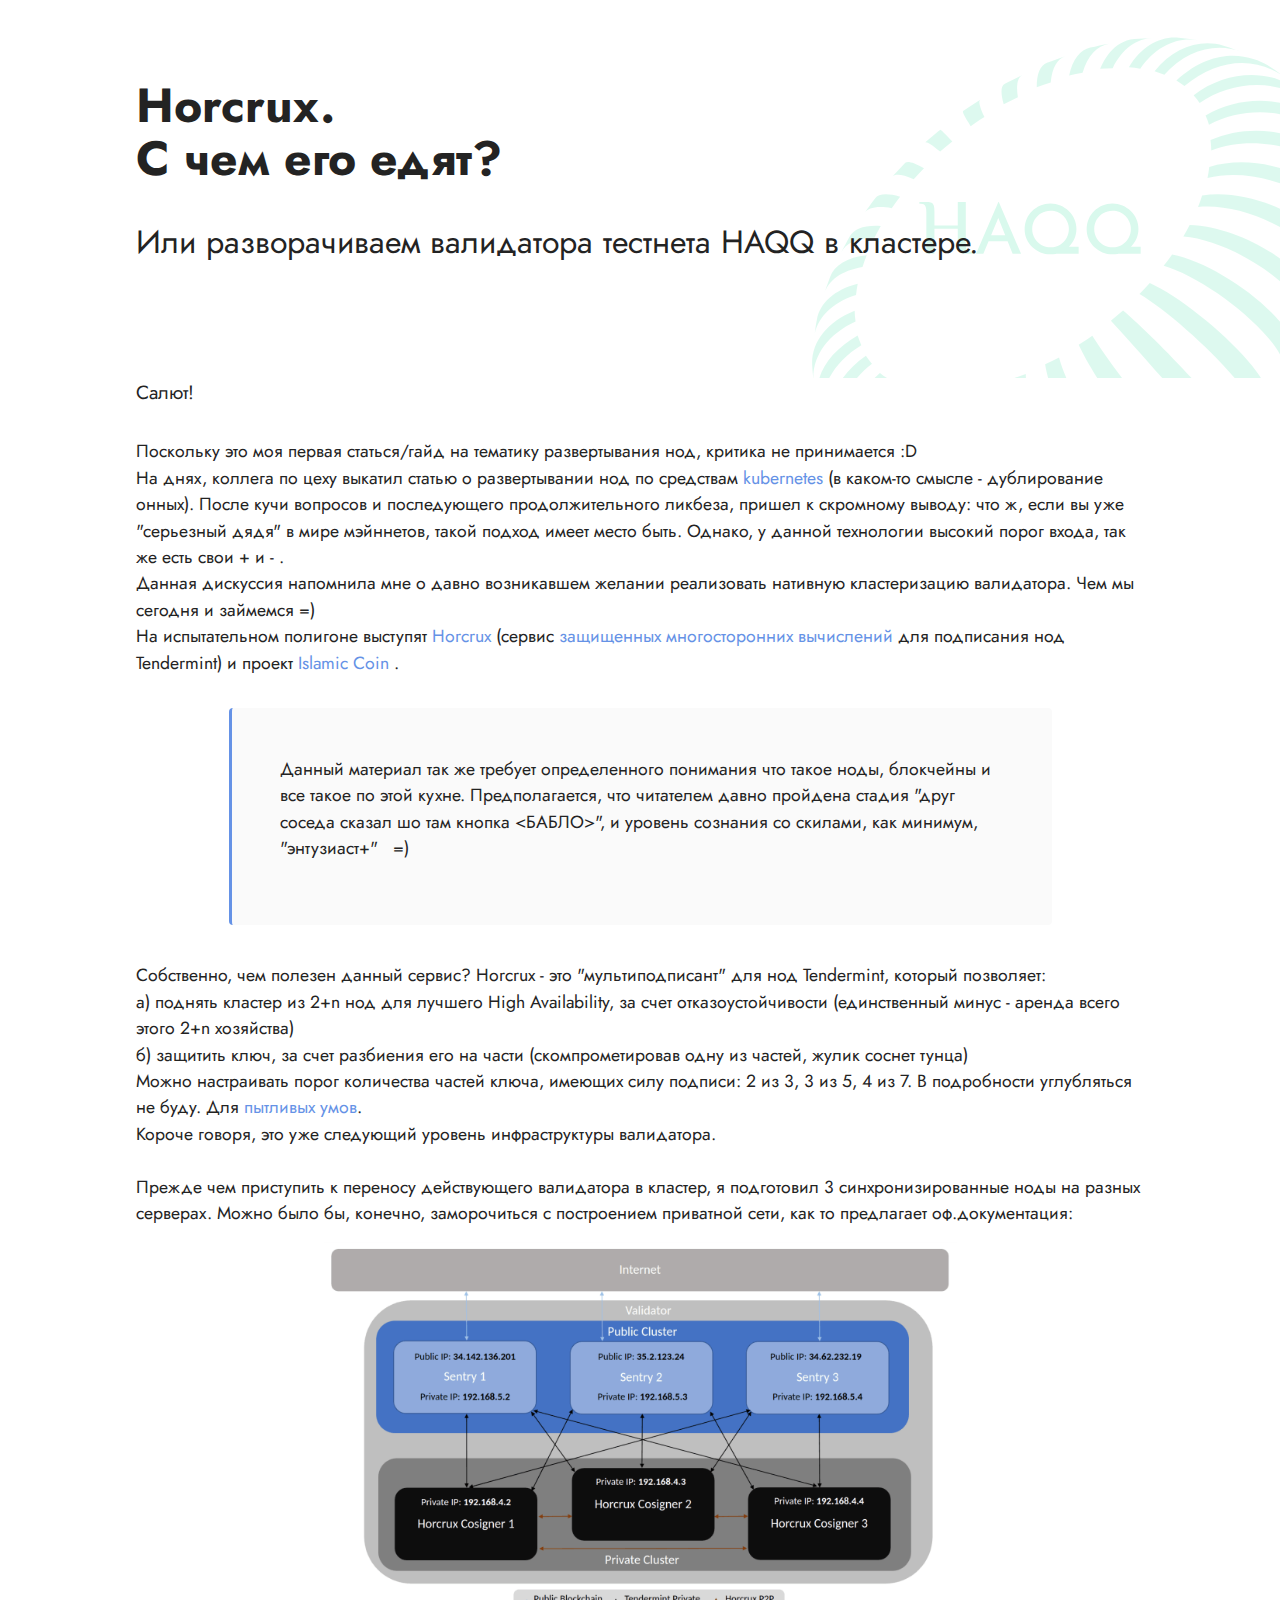
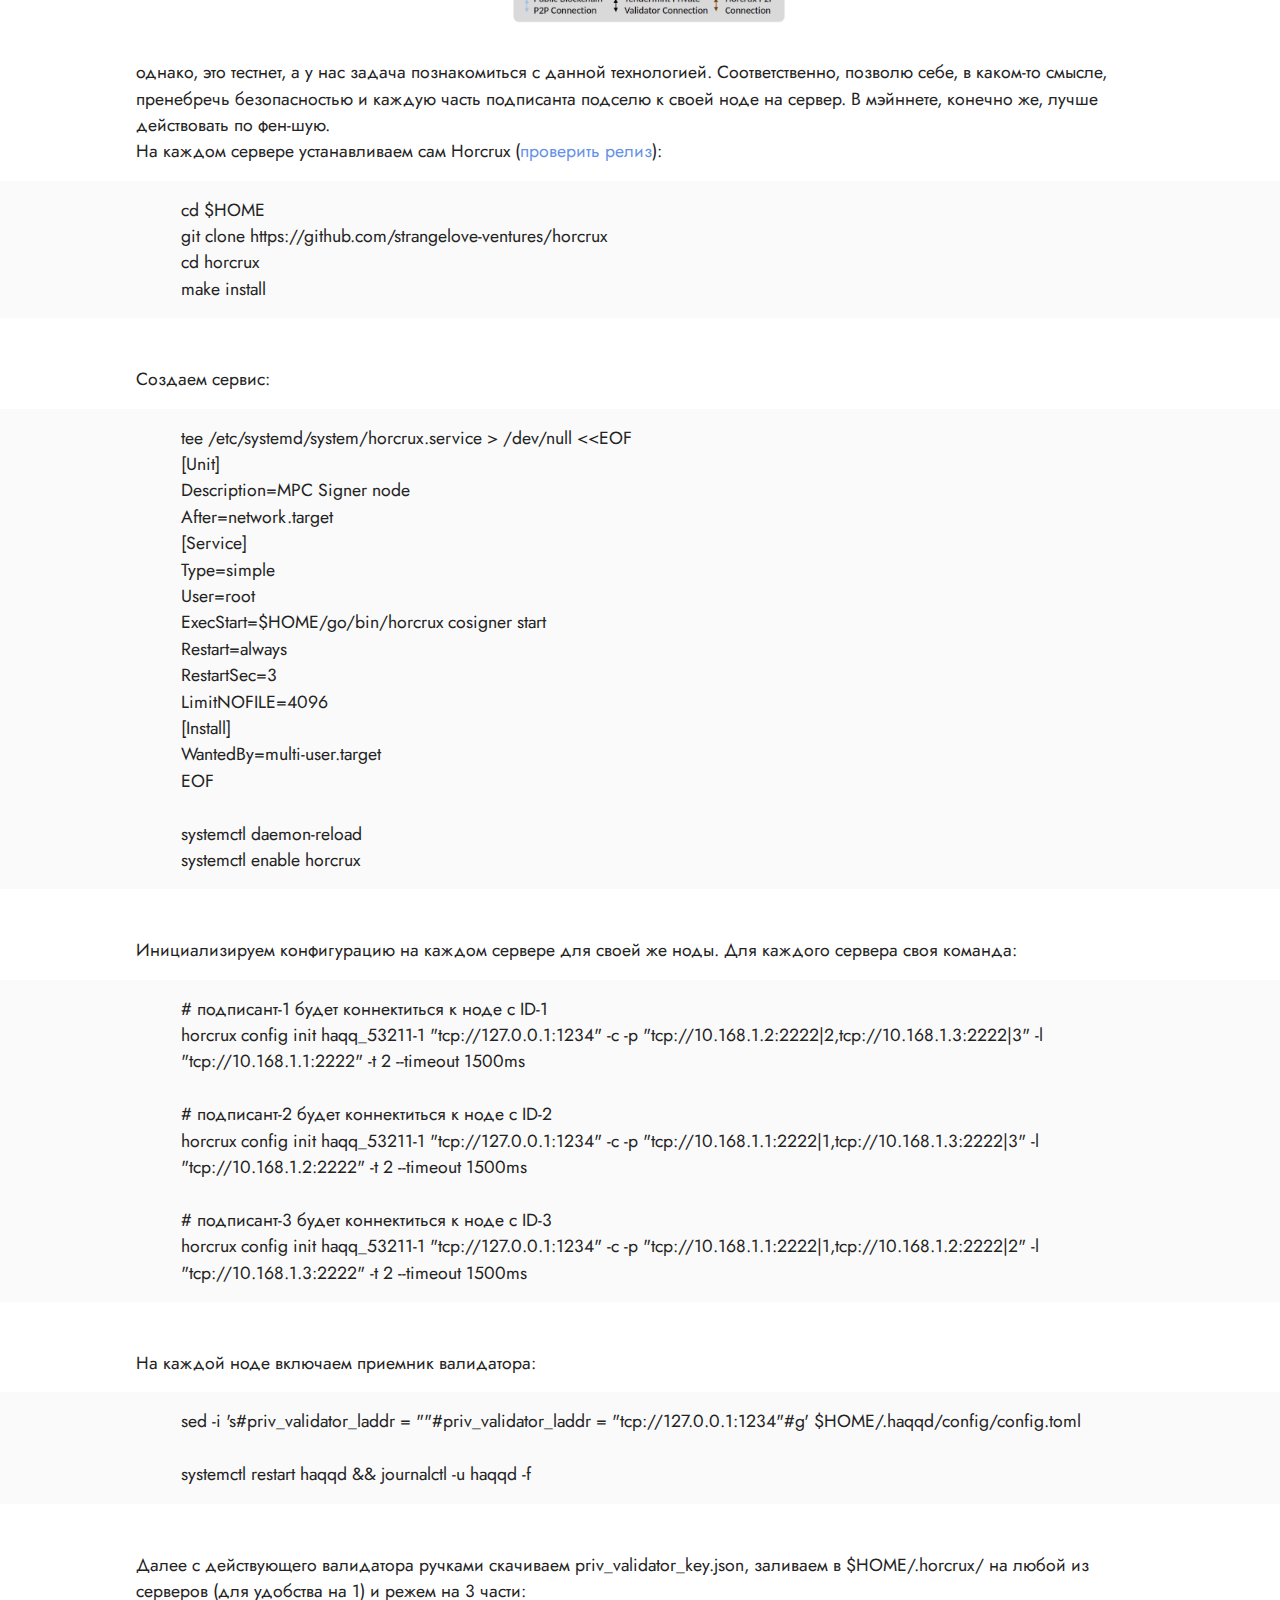
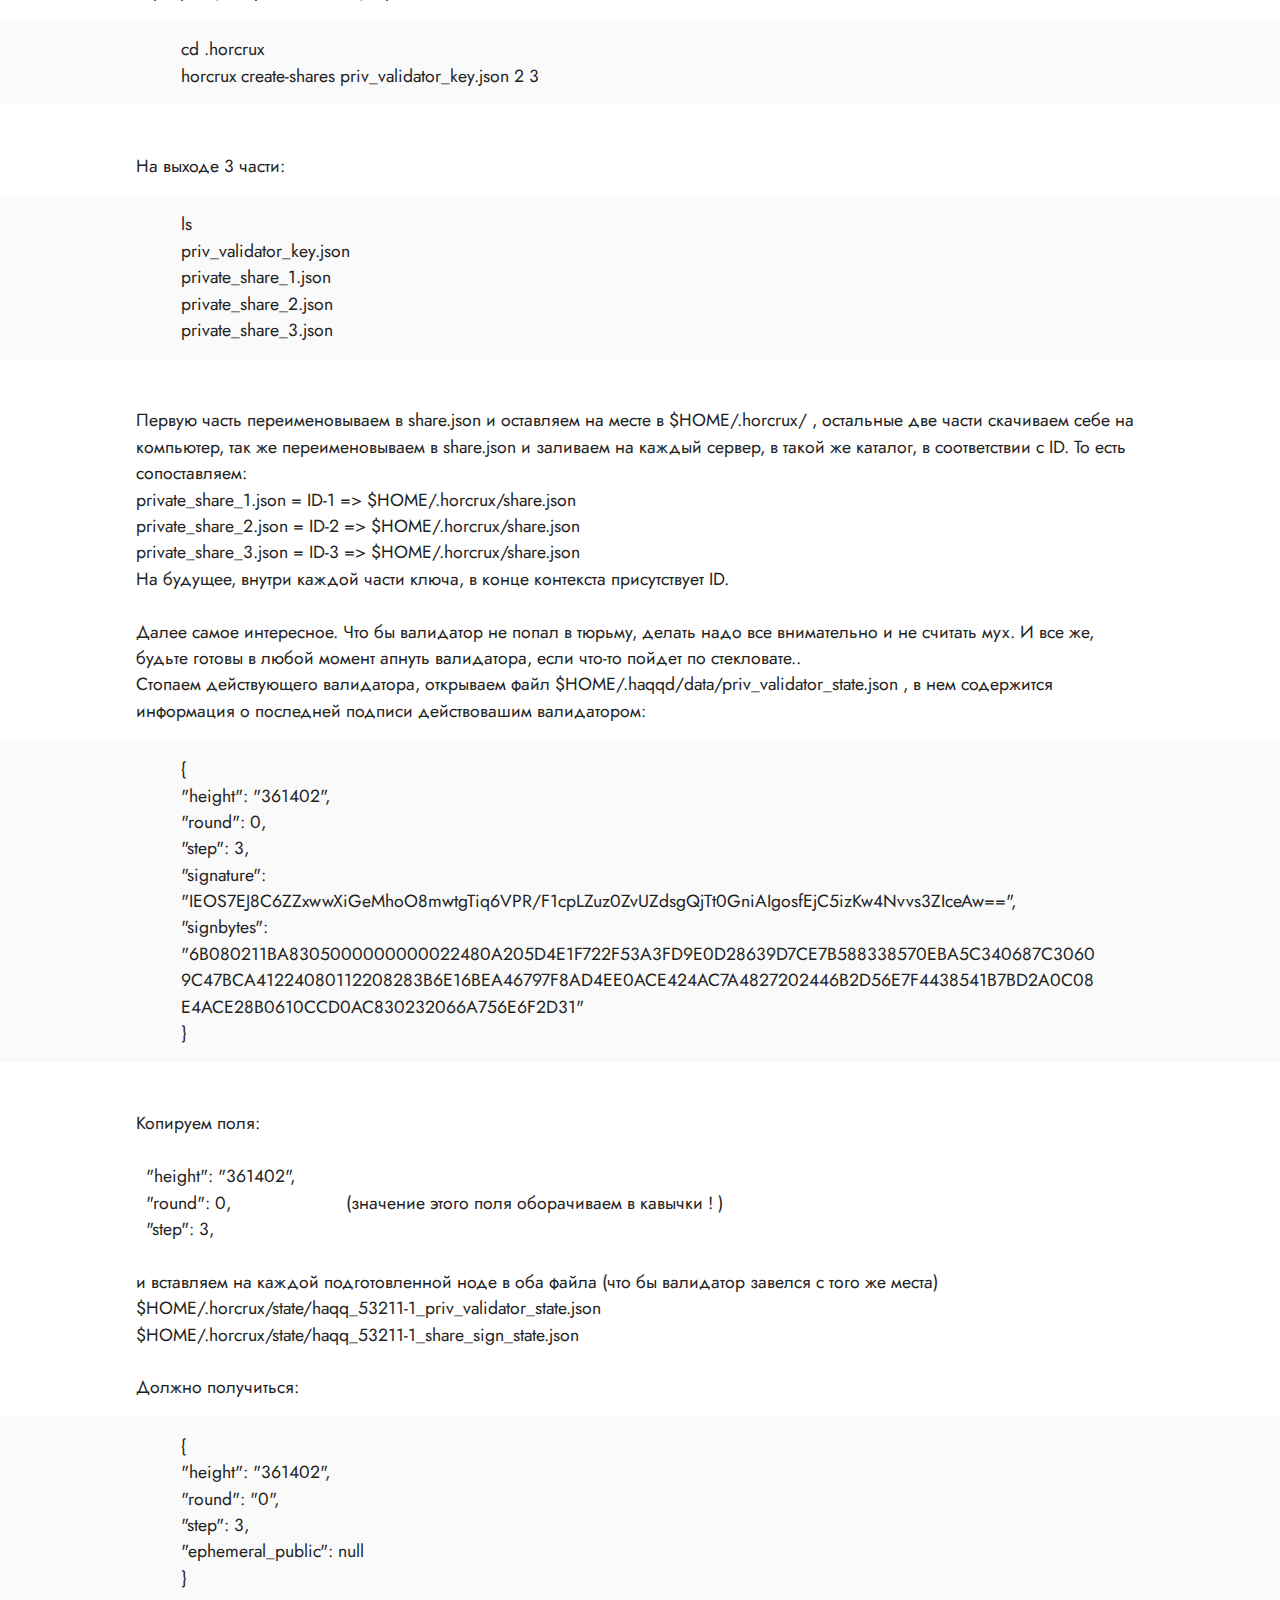
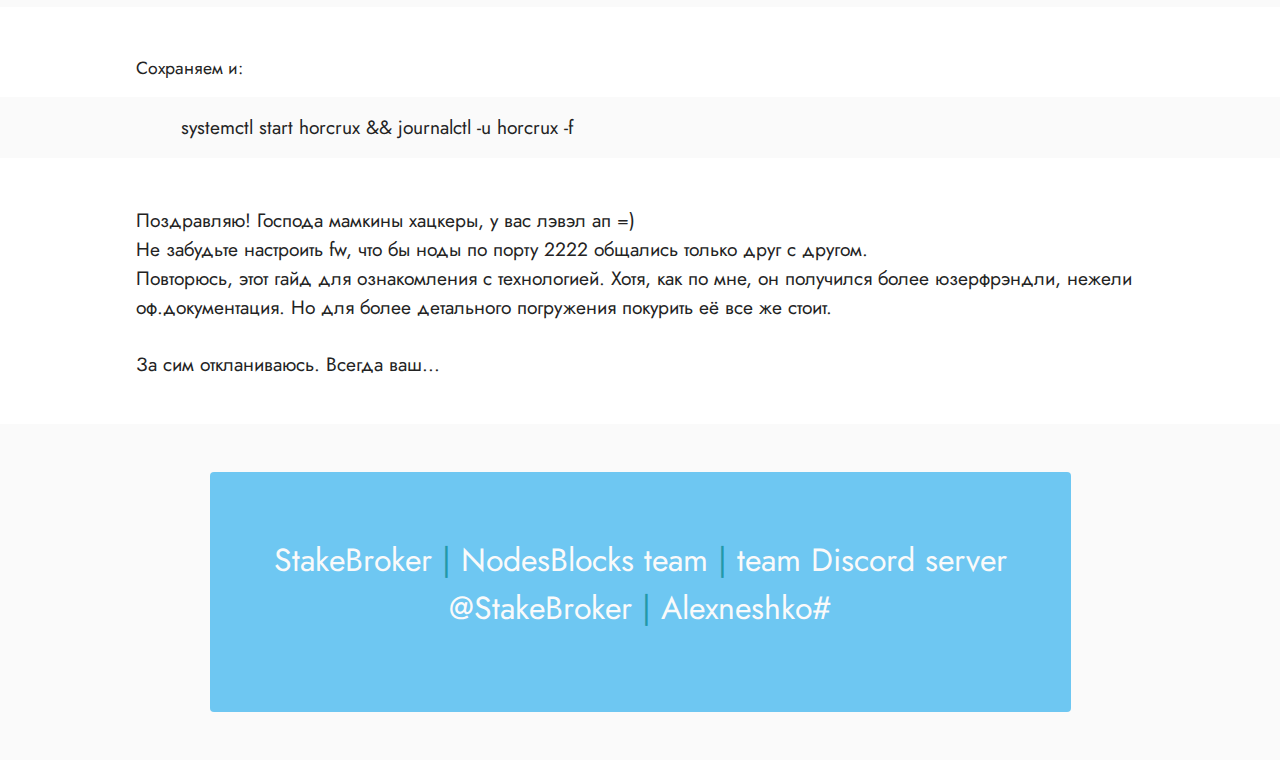
<file: Horcrux/index.html>
<!DOCTYPE html>
<html  >
<head>
  <meta charset="UTF-8">
  <meta http-equiv="X-UA-Compatible" content="IE=edge">
  <meta name="generator" content="Mobirise v5.6.13, mobirise.com">
  <meta name="twitter:card" content="summary_large_image"/>
  <meta name="twitter:image:src" content="">
  <meta property="og:image" content="">
  <meta name="twitter:title" content="Home">
  <meta name="viewport" content="width=device-width, initial-scale=1, minimum-scale=1">
  <link rel="shortcut icon" href="assets/images/logo5.png" type="image/x-icon">
  <meta name="description" content="">
  
  
  <title>Home</title>
  <link rel="stylesheet" href="assets/bootstrap/css/bootstrap.min.css">
  <link rel="stylesheet" href="assets/bootstrap/css/bootstrap-grid.min.css">
  <link rel="stylesheet" href="assets/bootstrap/css/bootstrap-reboot.min.css">
  <link rel="stylesheet" href="assets/theme/css/style.css">
  <link rel="preload" href="https://fonts.googleapis.com/css?family=Jost:100,200,300,400,500,600,700,800,900,100i,200i,300i,400i,500i,600i,700i,800i,900i&display=swap" as="style" onload="this.onload=null;this.rel='stylesheet'">
  <noscript><link rel="stylesheet" href="https://fonts.googleapis.com/css?family=Jost:100,200,300,400,500,600,700,800,900,100i,200i,300i,400i,500i,600i,700i,800i,900i&display=swap"></noscript>
  <link rel="preload" as="style" href="assets/mobirise/css/mbr-additional.css"><link rel="stylesheet" href="assets/mobirise/css/mbr-additional.css" type="text/css">
  
  
  
  
</head>
<body>
  
  <section data-bs-version="5.1" class="content4 cid-tgsGDt7A1z" id="content4-0">
    

    
    <div class="mbr-overlay" style="opacity: 0.7; background-color: rgb(255, 255, 255);">
    </div>
    <div class="container-fluid">
        <div class="row justify-content-center">
            <div class="title col-md-12 col-lg-10">
                <h3 class="mbr-section-title mbr-fonts-style align-center mb-4 display-2"><strong>Horcrux.</strong><br><strong>С чем его едят?</strong><strong><br></strong></h3>
                <h4 class="mbr-section-subtitle align-center mbr-fonts-style mb-4 display-5">Или разворачиваем валидатора тестнета HAQQ в кластере.</h4>
                
            </div>
        </div>
    </div>
</section>

<section data-bs-version="5.1" class="content5 cid-tgsPfV6aRw" id="content5-2">
    
    <div class="container-fluid">
        <div class="row justify-content-center">
            <div class="col-md-12 col-lg-10">
                
                <h4 class="mbr-section-subtitle mbr-fonts-style mb-4 display-7">
                    Салют!
                </h4>
                <p class="mbr-text mbr-fonts-style display-4">Поскольку это моя первая статься/гайд на тематику развертывания нод, критика не принимается :D
<br>На днях, коллега по цеху выкатил статью о развертывании нод по средствам <a href="https://teletype.in/@beething/obiWlwK-PcM" class="text-primary" target="_blank">kubernetes</a>&nbsp;(в каком-то смысле - дублирование онных). После кучи вопросов и последующего продолжительного ликбеза, пришел к скромному выводу: что ж, если вы уже "серьезный дядя" в мире мэйннетов, такой подход имеет место быть. Однако, у данной технологии высокий порог входа, так же есть свои + и - . <br>Данная дискуссия напомнила мне о давно возникавшем желании реализовать нативную кластеризацию валидатора. Чем мы сегодня и займемся =) <br>На испытательном полигоне выступят <a href="https://github.com/strangelove-ventures/horcrux" class="text-primary" target="_blank">Horcrux</a> (сервис <a href="https://ru.wikipedia.org/wiki/%D0%9F%D1%80%D0%BE%D1%82%D0%BE%D0%BA%D0%BE%D0%BB_%D0%BA%D0%BE%D0%BD%D1%84%D0%B8%D0%B4%D0%B5%D0%BD%D1%86%D0%B8%D0%B0%D0%BB%D1%8C%D0%BD%D0%BE%D0%B3%D0%BE_%D0%B2%D1%8B%D1%87%D0%B8%D1%81%D0%BB%D0%B5%D0%BD%D0%B8%D1%8F" class="text-primary" target="_blank">защищенных многосторонних вычислений</a> для подписания нод Tendermint) и проект <a href="https://islamiccoin.net" class="text-primary" target="_blank">Islamic Coin</a> .</p>
            </div>
        </div>
    </div>
</section>

<section data-bs-version="5.1" class="content7 cid-tgsPgT5CeP" id="content7-3">
    
    <div class="container">
        <div class="row justify-content-center">
            <div class="col-12 col-md-9">
                <blockquote>
                
                <p class="mbr-text mbr-fonts-style display-4">Данный материал так же требует определенного понимания что такое ноды, блокчейны и все такое по этой кухне. Предполагается, что читателем давно пройдена стадия "друг соседа сказал шо там кнопка &lt;БАБЛО&gt;", и уровень сознания со скилами, как минимум, "энтузиаст+"&nbsp; &nbsp;=)</p></blockquote>
            </div>
        </div>
    </div>
</section>

<section data-bs-version="5.1" class="content5 cid-tgATPQOvOb" id="content5-5">
    
    <div class="container-fluid">
        <div class="row justify-content-center">
            <div class="col-md-12 col-lg-10">
                
                
                <p class="mbr-text mbr-fonts-style display-4">Собственно, чем полезен данный сервис? Horcrux - это "мультиподписант" для нод Tendermint, который позволяет:
<br>а) поднять кластер из 2+n нод для лучшего High Availability, за счет отказоустойчивости (единственный минус - аренда всего этого 2+n хозяйства)<br>б) защитить ключ, за счет разбиения его на части (скомпрометировав одну из частей, жулик соснет тунца)
<br>Можно настраивать порог количества частей ключа, имеющих силу подписи: 2 из 3, 3 из 5, 4 из 7. В подробности углубляться не буду. Для <a href="https://github.com/strangelove-ventures/horcrux/blob/main/docs/signing.md" class="text-primary" target="_blank">пытливых умов</a>.<br>Короче говоря, это уже следующий уровень инфраструктуры валидатора.&nbsp;<br>
<br>Прежде чем приступить к переносу действующего валидатора в кластер, я подготовил 3 синхронизированные ноды на разных серверах. Можно было бы, конечно, заморочиться с построением приватной сети, как то предлагает оф.документация:<br></p>
            </div>
        </div>
    </div>
</section>

<section data-bs-version="5.1" class="image1 cid-tgAW1rOs1F" id="image1-9">
    

    
    

    <div class="container">
        <div class="row align-items-center">
            <div class="col-12 col-lg-7">
                <div class="image-wrapper" margin>
                    <img src="assets/images/example-network-816x496.png" alt="img">
                    
                </div>
            </div>
        </div>
    </div>
</section>

<section data-bs-version="5.1" class="content5 cid-tgATQvh3rx" id="content5-6">
    
    <div class="container-fluid">
        <div class="row justify-content-center">
            <div class="col-md-12 col-lg-10">
                
                
                <p class="mbr-text mbr-fonts-style display-4">однако, это тестнет, а у нас задача познакомиться с данной технологией. Соответственно, позволю себе, в каком-то смысле, пренебречь безопасностью и каждую часть подписанта подселю к своей ноде на сервер. В мэйннете, конечно же, лучше действовать по фен-шую.<br>На каждом сервере устанавливаем сам Horcrux (<a href="https://github.com/strangelove-ventures/horcrux/releases" class="text-primary" target="_blank">проверить релиз</a>):</p>
            </div>
        </div>
    </div>
</section>

<section data-bs-version="5.1" class="content5 cid-tgATR2Ym5o" id="content5-7">
    
    <div class="container">
        <div class="row justify-content-center">
            <div class="col-md-12 col-lg-10">
                
                
                <p class="mbr-text mbr-fonts-style display-4">cd $HOME
<br>git clone https://github.com/strangelove-ventures/horcrux
<br>cd horcrux
<br>make install
            </div>
        </div>
    </div>
</section>

<section data-bs-version="5.1" class="content5 cid-tgB2QkM6ZO" id="content5-a">
    
    <div class="container-fluid">
        <div class="row justify-content-center">
            <div class="col-md-12 col-lg-10">
                
                
                <p class="mbr-text mbr-fonts-style display-4">Создаем сервис:</p>
            </div>
        </div>
    </div>
</section>

<section data-bs-version="5.1" class="content5 cid-tgB3gnOSjS" id="content5-c">
    
    <div class="container">
        <div class="row justify-content-center">
            <div class="col-md-12 col-lg-10">
                
                
                <p class="mbr-text mbr-fonts-style display-4">tee /etc/systemd/system/horcrux.service &gt; /dev/null &lt;&lt;EOF<br>[Unit]
<br>Description=MPC Signer node
<br>After=network.target
<br>[Service]
<br>Type=simple
<br>User=root
<br>ExecStart=$HOME/go/bin/horcrux cosigner start
<br>Restart=always<br>RestartSec=3
<br>LimitNOFILE=4096
<br>[Install]
<br>WantedBy=multi-user.target<br>EOF<br><br>systemctl daemon-reload<br>systemctl enable&nbsp;horcrux<br></p>
            </div>
        </div>
    </div>
</section>

<section data-bs-version="5.1" class="content5 cid-tgB4XTJIx0" id="content5-d">
    
    <div class="container-fluid">
        <div class="row justify-content-center">
            <div class="col-md-12 col-lg-10">
                
                
                <p class="mbr-text mbr-fonts-style display-4">Инициализируем конфигурацию на каждом сервере для своей же ноды. Для каждого сервера своя команда:</p>
            </div>
        </div>
    </div>
</section>

<section data-bs-version="5.1" class="content5 cid-tgB4Z8Tz4O" id="content5-e">
    
    <div class="container">
        <div class="row justify-content-center">
            <div class="col-md-12 col-lg-10">
                
                
                <p class="mbr-text mbr-fonts-style display-4"># подписант-1 будет коннектиться к ноде c ID-1<br>horcrux config init haqq_53211-1 "tcp://127.0.0.1:1234" -c -p "tcp://10.168.1.2:2222|2,tcp://10.168.1.3:2222|3" -l "tcp://10.168.1.1:2222" -t 2 --timeout 1500ms
<br><br># подписант-2 будет коннектиться к ноде c ID-2<br>horcrux config init haqq_53211-1 "tcp://127.0.0.1:1234" -c -p "tcp://10.168.1.1:2222|1,tcp://10.168.1.3:2222|3" -l "tcp://10.168.1.2:2222" -t 2 --timeout 1500ms
<br><br># подписант-3 будет коннектиться к ноде c ID-3<br>horcrux config init haqq_53211-1 "tcp://127.0.0.1:1234" -c -p "tcp://10.168.1.1:2222|1,tcp://10.168.1.2:2222|2" -l "tcp://10.168.1.3:2222" -t 2 --timeout 1500ms</p>
            </div>
        </div>
    </div>
</section>

<section data-bs-version="5.1" class="content5 cid-tgB2S594UO" id="content5-b">
    
    <div class="container-fluid">
        <div class="row justify-content-center">
            <div class="col-md-12 col-lg-10">
                
                
                <p class="mbr-text mbr-fonts-style display-4">На каждой ноде включаем приемник валидатора:</p>
            </div>
        </div>
    </div>
</section>

<section data-bs-version="5.1" class="content5 cid-tgB9aWQAWo" id="content5-f">
    
    <div class="container">
        <div class="row justify-content-center">
            <div class="col-md-12 col-lg-10">
                
                
                <p class="mbr-text mbr-fonts-style display-4">sed -i 's#priv_validator_laddr = ""#priv_validator_laddr = "tcp://127.0.0.1:1234"#g' $HOME/.haqqd/config/config.toml<br><br>systemctl restart haqqd &amp;&amp; journalctl -u haqqd -f&nbsp;<br></p>
            </div>
        </div>
    </div>
</section>

<section data-bs-version="5.1" class="content5 cid-tgB9cSiD8U" id="content5-g">
    
    <div class="container-fluid">
        <div class="row justify-content-center">
            <div class="col-md-12 col-lg-10">
                
                
                <p class="mbr-text mbr-fonts-style display-4">Далее с действующего валидатора ручками скачиваем&nbsp;priv_validator_key.json, заливаем в $HOME/.horcrux/ на любой из серверов (для удобства на 1) и режем на 3 части:</p>
            </div>
        </div>
    </div>
</section>

<section data-bs-version="5.1" class="content5 cid-tgB9e6G53b" id="content5-h">
    
    <div class="container">
        <div class="row justify-content-center">
            <div class="col-md-12 col-lg-10">
                
                
                <p class="mbr-text mbr-fonts-style display-4">cd .horcrux<br>horcrux create-shares priv_validator_key.json 2 3</p>
            </div>
        </div>
    </div>
</section>

<section data-bs-version="5.1" class="content5 cid-tgB9eSOsva" id="content5-i">
    
    <div class="container-fluid">
        <div class="row justify-content-center">
            <div class="col-md-12 col-lg-10">
                
                
                <p class="mbr-text mbr-fonts-style display-4">На выходе 3 части:</p>
            </div>
        </div>
    </div>
</section>

<section data-bs-version="5.1" class="content5 cid-tgB9frMZK0" id="content5-j">
    
    <div class="container">
        <div class="row justify-content-center">
            <div class="col-md-12 col-lg-10">
                
                
                <p class="mbr-text mbr-fonts-style display-4">ls
<br>priv_validator_key.json
<br>private_share_1.json
<br>private_share_2.json
<br>private_share_3.json</p>
            </div>
        </div>
    </div>
</section>

<section data-bs-version="5.1" class="content5 cid-tgB9fZWGxH" id="content5-k">
    
    <div class="container-fluid">
        <div class="row justify-content-center">
            <div class="col-md-12 col-lg-10">
                
                
                <p class="mbr-text mbr-fonts-style display-4">Первую часть переименовываем в&nbsp;share.json и оставляем на месте&nbsp;в $HOME/.horcrux/ , остальные две части скачиваем себе на компьютер, так же переименовываем в share.json и заливаем на каждый сервер,&nbsp;в такой же каталог, в соответствии с ID. То есть сопоставляем:<br>private_share_1.json =  ID-1 =&gt; $HOME/.horcrux/share.json<br>private_share_2.json = ID-2 =&gt; $HOME/.horcrux/share.json<br>private_share_3.json = ID-3 =&gt; $HOME/.horcrux/share.json<br>На будущее, внутри каждой части ключа, в конце контекста присутствует ID.<br><br>Далее самое интересное. Что бы валидатор не попал в тюрьму, делать надо все внимательно и не считать мух. И все же, будьте готовы в любой момент апнуть валидатора, если что-то пойдет по стекловате..<br>Стопаем действующего валидатора, открываем файл&nbsp;$HOME/.haqqd/data/priv_validator_state.json , в нем содержится информация о последней подписи действовашим валидатором:<br></p>
            </div>
        </div>
    </div>
</section>

<section data-bs-version="5.1" class="content5 cid-tgBjNtne5D" id="content5-l">
    
    <div class="container">
        <div class="row justify-content-center">
            <div class="col-md-12 col-lg-10">
                
                
                <p class="mbr-text mbr-fonts-style display-4">{
<br>  "height": "361402",
<br>  "round": 0,
<br>  "step": 3,
<br>  "signature": "IEOS7EJ8C6ZZxwwXiGeMhoO8mwtgTiq6VPR/F1cpLZuz0ZvUZdsgQjTt0GniAIgosfEjC5izKw4Nvvs3ZIceAw==",
<br>  "signbytes": "[base64]"
<br>}</p>
            </div>
        </div>
    </div>
</section>

<section data-bs-version="5.1" class="content5 cid-tgBjPyIRXY" id="content5-m">
    
    <div class="container-fluid">
        <div class="row justify-content-center">
            <div class="col-md-12 col-lg-10">
                
                
                <p class="mbr-text mbr-fonts-style display-4">Копируем поля:<br><br>&nbsp; "height": "361402",
<br>&nbsp; "round": 0,&nbsp; &nbsp; &nbsp; &nbsp; &nbsp; &nbsp; &nbsp; &nbsp; &nbsp; &nbsp; &nbsp; &nbsp;(значение этого поля оборачиваем в кавычки ! )<br>&nbsp; "step": 3,<br><br>и вставляем на каждой подготовленной ноде в оба файла (что бы валидатор завелся с того же места)<br> $HOME/.horcrux/state/haqq_53211-1_priv_validator_state.json<br> $HOME/.horcrux/state/haqq_53211-1_share_sign_state.json<br><br>Должно получиться:</p>
            </div>
        </div>
    </div>
</section>

<section data-bs-version="5.1" class="content5 cid-tgBjQolnA2" id="content5-n">
    
    <div class="container">
        <div class="row justify-content-center">
            <div class="col-md-12 col-lg-10">
                
                
                <p class="mbr-text mbr-fonts-style display-4">{
<br>"height": "361402",
<br>"round": "0",
<br>"step": 3,
<br>"ephemeral_public": null<br>}</p>
            </div>
        </div>
    </div>
</section>

<section data-bs-version="5.1" class="content5 cid-tgBjRd26SE" id="content5-o">
    
    <div class="container-fluid">
        <div class="row justify-content-center">
            <div class="col-md-12 col-lg-10">
                
                
                <p class="mbr-text mbr-fonts-style display-4">Сохраняем и:</p>
            </div>
        </div>
    </div>
</section>

<section data-bs-version="5.1" class="content5 cid-tgBjRRwnWT" id="content5-p">
    
    <div class="container">
        <div class="row justify-content-center">
            <div class="col-md-12 col-lg-10">
                
                
                <p class="mbr-text mbr-fonts-style display-7">systemctl start  horcrux &amp;&amp; journalctl -u horcrux -f&nbsp;<br></p>
            </div>
        </div>
    </div>
</section>

<section data-bs-version="5.1" class="content5 cid-tgBpwciArw" id="content5-q">
    
    <div class="container-fluid">
        <div class="row justify-content-center">
            <div class="col-md-12 col-lg-10">
                
                
                <p class="mbr-text mbr-fonts-style display-7">Поздравляю! Господа мамкины хацкеры, у вас лэвэл ап =)<br>Не забудьте настроить fw, что бы ноды по порту 2222 общались только друг с другом.<br>Повторюсь, этот гайд для ознакомления с технологией. Хотя, как по мне, он получился более юзерфрэндли, нежели оф.документация. Но для более детального погружения покурить её все же стоит.<br><br>За сим откланиваюсь. Всегда ваш...<br><br></p>
            </div>
        </div>
    </div>
</section>

<section data-bs-version="5.1" class="content15 cid-tgBs9ZRjzV" id="content15-r">

    

    
    
    <div class="container-fluid">
        <div class="row justify-content-center">
            <div class="card col-md-12 col-lg-12">
                <div class="card-wrapper">
                    <div class="card-box align-left">
                        
                        <p class="mbr-text mbr-fonts-style display-5"><a href="http://stake.broker" class="text-white" target="_blank">StakeBroker</a> | <a href="https://www.nodesblocks.dev/" class="text-white" target="_blank">NodesBlocks team</a>&nbsp;| <a href="https://discord.gg/Mtp2c9BAJN" class="text-white">team Discord server</a><br><a href="tg://resolve?domain=stakebroker" class="text-white text-primary">@StakeBroker</a>&nbsp;| <a href="https://discordapp.com/users/966770759261376603/" class="text-white" target="_blank">Alexneshko#</a></p>
                        
                    </div>
                </div>
            </div>
        </div>
    </div>
  
  
</body>
</html>
</file>
<file: Horcrux/assets/theme/css/style.css>
@charset "UTF-8";
section {
  background-color: #ffffff;
}

body {
  font-style: normal;
  line-height: 1.5;
  font-weight: 400;
  color: #232323;
  position: relative;
}

button {
  background-color: transparent;
  border-color: transparent;
}

section,
.container,
.container-fluid {
  position: relative;
  word-wrap: break-word;
}

a.mbr-iconfont:hover {
  text-decoration: none;
}

.article .lead p,
.article .lead ul,
.article .lead ol,
.article .lead pre,
.article .lead blockquote {
  margin-bottom: 0;
}

a {
  font-style: normal;
  font-weight: 400;
  cursor: pointer;
}
a, a:hover {
  text-decoration: none;
}

.mbr-section-title {
  font-style: normal;
  line-height: 1.3;
}

.mbr-section-subtitle {
  line-height: 1.3;
}

.mbr-text {
  font-style: normal;
  line-height: 1.7;
}

h1,
h2,
h3,
h4,
h5,
h6,
.display-1,
.display-2,
.display-4,
.display-5,
.display-7,
span,
p,
a {
  line-height: 1;
  word-break: break-word;
  word-wrap: break-word;
  font-weight: 400;
}

b,
strong {
  font-weight: bold;
}

input:-webkit-autofill, input:-webkit-autofill:hover, input:-webkit-autofill:focus, input:-webkit-autofill:active {
  transition-delay: 9999s;
  -webkit-transition-property: background-color, color;
  transition-property: background-color, color;
}

textarea[type=hidden] {
  display: none;
}

section {
  background-position: 50% 50%;
  background-repeat: no-repeat;
  background-size: cover;
}
section .mbr-background-video,
section .mbr-background-video-preview {
  position: absolute;
  bottom: 0;
  left: 0;
  right: 0;
  top: 0;
}

.hidden {
  visibility: hidden;
}

.mbr-z-index20 {
  z-index: 20;
}

/*! Base colors */
.mbr-white {
  color: #ffffff;
}

.mbr-black {
  color: #111111;
}

.mbr-bg-white {
  background-color: #ffffff;
}

.mbr-bg-black {
  background-color: #000000;
}

/*! Text-aligns */
.align-left {
  text-align: left;
}

.align-center {
  text-align: center;
}

.align-right {
  text-align: right;
}

/*! Font-weight  */
.mbr-light {
  font-weight: 300;
}

.mbr-regular {
  font-weight: 400;
}

.mbr-semibold {
  font-weight: 500;
}

.mbr-bold {
  font-weight: 700;
}

/*! Media  */
.media-content {
  flex-basis: 100%;
}

.media-container-row {
  display: flex;
  flex-direction: row;
  flex-wrap: wrap;
  justify-content: center;
  align-content: center;
  align-items: start;
}
.media-container-row .media-size-item {
  width: 400px;
}

.media-container-column {
  display: flex;
  flex-direction: column;
  flex-wrap: wrap;
  justify-content: center;
  align-content: center;
  align-items: stretch;
}
.media-container-column > * {
  width: 100%;
}

@media (min-width: 992px) {
  .media-container-row {
    flex-wrap: nowrap;
  }
}
figure {
  margin-bottom: 0;
  overflow: hidden;
}

figure[mbr-media-size] {
  transition: width 0.1s;
}

img,
iframe {
  display: block;
  width: 100%;
}

.card {
  background-color: transparent;
  border: none;
}

.card-box {
  width: 100%;
}

.card-img {
  text-align: center;
  flex-shrink: 0;
  -webkit-flex-shrink: 0;
}

.media {
  max-width: 100%;
  margin: 0 auto;
}

.mbr-figure {
  align-self: center;
}

.media-container > div {
  max-width: 100%;
}

.mbr-figure img,
.card-img img {
  width: 100%;
}

@media (max-width: 991px) {
  .media-size-item {
    width: auto !important;
  }

  .media {
    width: auto;
  }

  .mbr-figure {
    width: 100% !important;
  }
}
/*! Buttons */
.mbr-section-btn {
  margin-left: -0.6rem;
  margin-right: -0.6rem;
  font-size: 0;
}

.btn {
  font-weight: 600;
  border-width: 1px;
  font-style: normal;
  margin: 0.6rem 0.6rem;
  white-space: normal;
  transition: all 0.2s ease-in-out;
  display: inline-flex;
  align-items: center;
  justify-content: center;
  word-break: break-word;
}

.btn-sm {
  font-weight: 600;
  letter-spacing: 0px;
  transition: all 0.3s ease-in-out;
}

.btn-md {
  font-weight: 600;
  letter-spacing: 0px;
  transition: all 0.3s ease-in-out;
}

.btn-lg {
  font-weight: 600;
  letter-spacing: 0px;
  transition: all 0.3s ease-in-out;
}

.btn-form {
  margin: 0;
}
.btn-form:hover {
  cursor: pointer;
}

nav .mbr-section-btn {
  margin-left: 0rem;
  margin-right: 0rem;
}

/*! Btn icon margin */
.btn .mbr-iconfont,
.btn.btn-sm .mbr-iconfont {
  order: 1;
  cursor: pointer;
  margin-left: 0.5rem;
  vertical-align: sub;
}

.btn.btn-md .mbr-iconfont,
.btn.btn-md .mbr-iconfont {
  margin-left: 0.8rem;
}

.mbr-regular {
  font-weight: 400;
}

.mbr-semibold {
  font-weight: 500;
}

.mbr-bold {
  font-weight: 700;
}

[type=submit] {
  -webkit-appearance: none;
}

/*! Full-screen */
.mbr-fullscreen .mbr-overlay {
  min-height: 100vh;
}

.mbr-fullscreen {
  display: flex;
  display: -moz-flex;
  display: -ms-flex;
  display: -o-flex;
  align-items: center;
  min-height: 100vh;
  padding-top: 3rem;
  padding-bottom: 3rem;
}

/*! Map */
.map {
  height: 25rem;
  position: relative;
}
.map iframe {
  width: 100%;
  height: 100%;
}

/*! Scroll to top arrow */
.mbr-arrow-up {
  bottom: 25px;
  right: 90px;
  position: fixed;
  text-align: right;
  z-index: 5000;
  color: #ffffff;
  font-size: 22px;
}

.mbr-arrow-up a {
  background: rgba(0, 0, 0, 0.2);
  border-radius: 50%;
  color: #fff;
  display: inline-block;
  height: 60px;
  width: 60px;
  border: 2px solid #fff;
  outline-style: none !important;
  position: relative;
  text-decoration: none;
  transition: all 0.3s ease-in-out;
  cursor: pointer;
  text-align: center;
}
.mbr-arrow-up a:hover {
  background-color: rgba(0, 0, 0, 0.4);
}
.mbr-arrow-up a i {
  line-height: 60px;
}

.mbr-arrow-up-icon {
  display: block;
  color: #fff;
}

.mbr-arrow-up-icon::before {
  content: "›";
  display: inline-block;
  font-family: serif;
  font-size: 22px;
  line-height: 1;
  font-style: normal;
  position: relative;
  top: 6px;
  left: -4px;
  transform: rotate(-90deg);
}

/*! Arrow Down */
.mbr-arrow {
  position: absolute;
  bottom: 45px;
  left: 50%;
  width: 60px;
  height: 60px;
  cursor: pointer;
  background-color: rgba(80, 80, 80, 0.5);
  border-radius: 50%;
  transform: translateX(-50%);
}
@media (max-width: 767px) {
  .mbr-arrow {
    display: none;
  }
}
.mbr-arrow > a {
  display: inline-block;
  text-decoration: none;
  outline-style: none;
  -webkit-animation: arrowdown 1.7s ease-in-out infinite;
          animation: arrowdown 1.7s ease-in-out infinite;
  color: #ffffff;
}
.mbr-arrow > a > i {
  position: absolute;
  top: -2px;
  left: 15px;
  font-size: 2rem;
}

#scrollToTop a i::before {
  content: "";
  position: absolute;
  display: block;
  border-bottom: 2.5px solid #fff;
  border-left: 2.5px solid #fff;
  width: 27.8%;
  height: 27.8%;
  left: 50%;
  top: 51%;
  transform: translateY(-30%) translateX(-50%) rotate(135deg);
}

@keyframes arrowdown {
  0% {
    transform: translateY(0px);
  }
  50% {
    transform: translateY(-5px);
  }
  100% {
    transform: translateY(0px);
  }
}
@-webkit-keyframes arrowdown {
  0% {
    transform: translateY(0px);
  }
  50% {
    transform: translateY(-5px);
  }
  100% {
    transform: translateY(0px);
  }
}
@media (max-width: 500px) {
  .mbr-arrow-up {
    left: 0;
    right: 0;
    text-align: center;
  }
}
/*Gradients animation*/
@keyframes gradient-animation {
  from {
    background-position: 0% 100%;
    -webkit-animation-timing-function: ease-in-out;
            animation-timing-function: ease-in-out;
  }
  to {
    background-position: 100% 0%;
    -webkit-animation-timing-function: ease-in-out;
            animation-timing-function: ease-in-out;
  }
}
@-webkit-keyframes gradient-animation {
  from {
    background-position: 0% 100%;
    -webkit-animation-timing-function: ease-in-out;
            animation-timing-function: ease-in-out;
  }
  to {
    background-position: 100% 0%;
    -webkit-animation-timing-function: ease-in-out;
            animation-timing-function: ease-in-out;
  }
}
.bg-gradient {
  background-size: 200% 200%;
  animation: gradient-animation 5s infinite alternate;
  -webkit-animation: gradient-animation 5s infinite alternate;
}

.menu .navbar-brand {
  display: -webkit-flex;
}
.menu .navbar-brand span {
  display: flex;
  display: -webkit-flex;
}
.menu .navbar-brand .navbar-caption-wrap {
  display: -webkit-flex;
}
.menu .navbar-brand .navbar-logo img {
  display: -webkit-flex;
  width: auto;
}
@media (min-width: 768px) and (max-width: 991px) {
  .menu .navbar-toggleable-sm .navbar-nav {
    display: -ms-flexbox;
  }
}
@media (max-width: 991px) {
  .menu .navbar-collapse {
    max-height: 93.5vh;
  }
  .menu .navbar-collapse.show {
    overflow: auto;
  }
}
@media (min-width: 992px) {
  .menu .navbar-nav.nav-dropdown {
    display: -webkit-flex;
  }
  .menu .navbar-toggleable-sm .navbar-collapse {
    display: -webkit-flex !important;
  }
  .menu .collapsed .navbar-collapse {
    max-height: 93.5vh;
  }
  .menu .collapsed .navbar-collapse.show {
    overflow: auto;
  }
}
@media (max-width: 767px) {
  .menu .navbar-collapse {
    max-height: 80vh;
  }
}

.nav-link .mbr-iconfont {
  margin-right: 0.5rem;
}

.navbar {
  display: -webkit-flex;
  -webkit-flex-wrap: wrap;
  -webkit-align-items: center;
  -webkit-justify-content: space-between;
}

.navbar-collapse {
  -webkit-flex-basis: 100%;
  -webkit-flex-grow: 1;
  -webkit-align-items: center;
}

.nav-dropdown .link {
  padding: 0.667em 1.667em !important;
  margin: 0 !important;
}

.nav {
  display: -webkit-flex;
  -webkit-flex-wrap: wrap;
}

.row {
  display: -webkit-flex;
  -webkit-flex-wrap: wrap;
}

.justify-content-center {
  -webkit-justify-content: center;
}

.form-inline {
  display: -webkit-flex;
}

.card-wrapper {
  -webkit-flex: 1;
}

.carousel-control {
  z-index: 10;
  display: -webkit-flex;
}

.carousel-controls {
  display: -webkit-flex;
}

.media {
  display: -webkit-flex;
}

.form-group:focus {
  outline: none;
}

.jq-selectbox__select {
  padding: 7px 0;
  position: relative;
}

.jq-selectbox__dropdown {
  overflow: hidden;
  border-radius: 10px;
  position: absolute;
  top: 100%;
  left: 0 !important;
  width: 100% !important;
}

.jq-selectbox__trigger-arrow {
  right: 0;
  transform: translateY(-50%);
}

.jq-selectbox li {
  padding: 1.07em 0.5em;
}

input[type=range] {
  padding-left: 0 !important;
  padding-right: 0 !important;
}

.modal-dialog,
.modal-content {
  height: 100%;
}

.modal-dialog .carousel-inner {
  height: calc(100vh - 1.75rem);
}
@media (max-width: 575px) {
  .modal-dialog .carousel-inner {
    height: calc(100vh - 1rem);
  }
}

.carousel-item {
  text-align: center;
}

.carousel-item img {
  margin: auto;
}

.navbar-toggler {
  align-self: flex-start;
  padding: 0.25rem 0.75rem;
  font-size: 1.25rem;
  line-height: 1;
  background: transparent;
  border: 1px solid transparent;
  border-radius: 0.25rem;
}

.navbar-toggler:focus,
.navbar-toggler:hover {
  text-decoration: none;
  box-shadow: none;
}

.navbar-toggler-icon {
  display: inline-block;
  width: 1.5em;
  height: 1.5em;
  vertical-align: middle;
  content: "";
  background: no-repeat center center;
  background-size: 100% 100%;
}

.navbar-toggler-left {
  position: absolute;
  left: 1rem;
}

.navbar-toggler-right {
  position: absolute;
  right: 1rem;
}

.card-img {
  width: auto;
}

.menu .navbar.collapsed:not(.beta-menu) {
  flex-direction: column;
}

.carousel-item.active,
.carousel-item-next,
.carousel-item-prev {
  display: flex;
}

.note-air-layout .dropup .dropdown-menu,
.note-air-layout .navbar-fixed-bottom .dropdown .dropdown-menu {
  bottom: initial !important;
}

html,
body {
  height: auto;
  min-height: 100vh;
}

.dropup .dropdown-toggle::after {
  display: none;
}

.form-asterisk {
  font-family: initial;
  position: absolute;
  top: -2px;
  font-weight: normal;
}

.form-control-label {
  position: relative;
  cursor: pointer;
  margin-bottom: 0.357em;
  padding: 0;
}

.alert {
  color: #ffffff;
  border-radius: 0;
  border: 0;
  font-size: 1.1rem;
  line-height: 1.5;
  margin-bottom: 1.875rem;
  padding: 1.25rem;
  position: relative;
  text-align: center;
}
.alert.alert-form::after {
  background-color: inherit;
  bottom: -7px;
  content: "";
  display: block;
  height: 14px;
  left: 50%;
  margin-left: -7px;
  position: absolute;
  transform: rotate(45deg);
  width: 14px;
}

.form-control {
  background-color: #ffffff;
  background-clip: border-box;
  color: #232323;
  line-height: 1rem !important;
  height: auto;
  padding: 0.6rem 1.2rem;
  transition: border-color 0.25s ease 0s;
  border: 1px solid transparent !important;
  border-radius: 4px;
  box-shadow: rgba(0, 0, 0, 0.07) 0px 1px 1px 0px, rgba(0, 0, 0, 0.07) 0px 1px 3px 0px, rgba(0, 0, 0, 0.03) 0px 0px 0px 1px;
}
.form-active .form-control:invalid {
  border-color: red;
}

form .row {
  margin-left: -0.6rem;
  margin-right: -0.6rem;
}
form .row [class*=col] {
  padding-left: 0.6rem;
  padding-right: 0.6rem;
}

form .mbr-section-btn {
  margin: 0;
  padding-left: 0.6rem;
  padding-right: 0.6rem;
}

form .btn {
  display: flex;
  padding: 0.6rem 1.2rem;
  margin: 0;
}

form .form-check-input {
  margin-top: 0.5;
}

textarea.form-control {
  line-height: 1.5rem !important;
}

.form-group {
  margin-bottom: 1.2rem;
}

.form-control,
form .btn {
  min-height: 48px;
}

.gdpr-block label span.textGDPR input[name=gdpr] {
  top: 7px;
}

.form-control:focus {
  box-shadow: none;
}

:focus {
  outline: none;
}

.mbr-overlay {
  background-color: #000;
  bottom: 0;
  left: 0;
  opacity: 0.5;
  position: absolute;
  right: 0;
  top: 0;
  z-index: 0;
  pointer-events: none;
}

blockquote {
  font-style: italic;
  padding: 3rem;
  font-size: 1.09rem;
  position: relative;
  border-left: 3px solid;
}

ul,
ol,
pre,
blockquote {
  margin-bottom: 2.3125rem;
}

.mt-4 {
  margin-top: 2rem !important;
}

.mb-4 {
  margin-bottom: 2rem !important;
}

@media (min-width: 992px) {
  .container {
    padding-left: 16px;
    padding-right: 16px;
  }

  .row {
    margin-left: -16px;
    margin-right: -16px;
  }
  .row > [class*=col] {
    padding-left: 16px;
    padding-right: 16px;
  }
}
@media (min-width: 768px) {
  .container-fluid {
    padding-left: 32px;
    padding-right: 32px;
  }
}
@media (min-width: 768px) and (max-width: 991px) {
  .mbr-container {
    padding-left: 32px;
    padding-right: 32px;
  }
}
@media (max-width: 767px) {
  .mbr-container {
    padding-left: 16px;
    padding-right: 16px;
  }
}
.card-wrapper,
.item-wrapper {
  overflow: hidden;
}

.app-video-wrapper > img {
  opacity: 1;
}

.item {
  position: relative;
}

.dropdown-menu .dropdown-menu {
  left: 100%;
}

.dropdown-item + .dropdown-menu {
  display: none;
}

.dropdown-item:hover + .dropdown-menu,
.dropdown-menu:hover {
  display: block;
}

@media (min-aspect-ratio: 16/9) {
  .mbr-video-foreground {
    height: 300% !important;
    top: -100% !important;
  }
}
@media (max-aspect-ratio: 16/9) {
  .mbr-video-foreground {
    width: 300% !important;
    left: -100% !important;
  }
}.engine {
	position: absolute;
	text-indent: -2400px;
	text-align: center;
	padding: 0;
	top: 0;
	left: -2400px;
}
</file>
<file: Horcrux/assets/mobirise/css/mbr-additional.css>
body {
  font-family: Jost;
}
.display-1 {
  font-family: 'Jost', sans-serif;
  font-size: 4.6rem;
  line-height: 1.1;
}
.display-1 > .mbr-iconfont {
  font-size: 5.75rem;
}
.display-2 {
  font-family: 'Jost', sans-serif;
  font-size: 3rem;
  line-height: 1.1;
}
.display-2 > .mbr-iconfont {
  font-size: 3.75rem;
}
.display-4 {
  font-family: 'Jost', sans-serif;
  font-size: 1.1rem;
  line-height: 1.5;
}
.display-4 > .mbr-iconfont {
  font-size: 1.375rem;
}
.display-5 {
  font-family: 'Jost', sans-serif;
  font-size: 2rem;
  line-height: 1.5;
}
.display-5 > .mbr-iconfont {
  font-size: 2.5rem;
}
.display-7 {
  font-family: 'Jost', sans-serif;
  font-size: 1.2rem;
  line-height: 1.5;
}
.display-7 > .mbr-iconfont {
  font-size: 1.5rem;
}
/* ---- Fluid typography for mobile devices ---- */
/* 1.4 - font scale ratio ( bootstrap == 1.42857 ) */
/* 100vw - current viewport width */
/* (48 - 20)  48 == 48rem == 768px, 20 == 20rem == 320px(minimal supported viewport) */
/* 0.65 - min scale variable, may vary */
@media (max-width: 992px) {
  .display-1 {
    font-size: 3.68rem;
  }
}
@media (max-width: 768px) {
  .display-1 {
    font-size: 3.22rem;
    font-size: calc( 2.26rem + (4.6 - 2.26) * ((100vw - 20rem) / (48 - 20)));
    line-height: calc( 1.1 * (2.26rem + (4.6 - 2.26) * ((100vw - 20rem) / (48 - 20))));
  }
  .display-2 {
    font-size: 2.4rem;
    font-size: calc( 1.7rem + (3 - 1.7) * ((100vw - 20rem) / (48 - 20)));
    line-height: calc( 1.3 * (1.7rem + (3 - 1.7) * ((100vw - 20rem) / (48 - 20))));
  }
  .display-4 {
    font-size: 0.88rem;
    font-size: calc( 1.0350000000000001rem + (1.1 - 1.0350000000000001) * ((100vw - 20rem) / (48 - 20)));
    line-height: calc( 1.4 * (1.0350000000000001rem + (1.1 - 1.0350000000000001) * ((100vw - 20rem) / (48 - 20))));
  }
  .display-5 {
    font-size: 1.6rem;
    font-size: calc( 1.35rem + (2 - 1.35) * ((100vw - 20rem) / (48 - 20)));
    line-height: calc( 1.4 * (1.35rem + (2 - 1.35) * ((100vw - 20rem) / (48 - 20))));
  }
  .display-7 {
    font-size: 0.96rem;
    font-size: calc( 1.07rem + (1.2 - 1.07) * ((100vw - 20rem) / (48 - 20)));
    line-height: calc( 1.4 * (1.07rem + (1.2 - 1.07) * ((100vw - 20rem) / (48 - 20))));
  }
}
/* Buttons */
.btn {
  padding: 0.6rem 1.2rem;
  border-radius: 4px;
}
.btn-sm {
  padding: 0.6rem 1.2rem;
  border-radius: 4px;
}
.btn-md {
  padding: 0.6rem 1.2rem;
  border-radius: 4px;
}
.btn-lg {
  padding: 1rem 2.6rem;
  border-radius: 4px;
}
.bg-primary {
  background-color: #6592e6 !important;
}
.bg-success {
  background-color: #40b0bf !important;
}
.bg-info {
  background-color: #47b5ed !important;
}
.bg-warning {
  background-color: #ffe161 !important;
}
.bg-danger {
  background-color: #ff9966 !important;
}
.btn-primary,
.btn-primary:active {
  background-color: #6592e6 !important;
  border-color: #6592e6 !important;
  color: #ffffff !important;
  box-shadow: 0 2px 2px 0 rgba(0, 0, 0, 0.2);
}
.btn-primary:hover,
.btn-primary:focus,
.btn-primary.focus,
.btn-primary.active {
  color: #ffffff !important;
  background-color: #2260d2 !important;
  border-color: #2260d2 !important;
  box-shadow: 0 2px 5px 0 rgba(0, 0, 0, 0.2);
}
.btn-primary.disabled,
.btn-primary:disabled {
  color: #ffffff !important;
  background-color: #2260d2 !important;
  border-color: #2260d2 !important;
}
.btn-secondary,
.btn-secondary:active {
  background-color: #ff6666 !important;
  border-color: #ff6666 !important;
  color: #ffffff !important;
  box-shadow: 0 2px 2px 0 rgba(0, 0, 0, 0.2);
}
.btn-secondary:hover,
.btn-secondary:focus,
.btn-secondary.focus,
.btn-secondary.active {
  color: #ffffff !important;
  background-color: #ff0f0f !important;
  border-color: #ff0f0f !important;
  box-shadow: 0 2px 5px 0 rgba(0, 0, 0, 0.2);
}
.btn-secondary.disabled,
.btn-secondary:disabled {
  color: #ffffff !important;
  background-color: #ff0f0f !important;
  border-color: #ff0f0f !important;
}
.btn-info,
.btn-info:active {
  background-color: #47b5ed !important;
  border-color: #47b5ed !important;
  color: #ffffff !important;
  box-shadow: 0 2px 2px 0 rgba(0, 0, 0, 0.2);
}
.btn-info:hover,
.btn-info:focus,
.btn-info.focus,
.btn-info.active {
  color: #ffffff !important;
  background-color: #148cca !important;
  border-color: #148cca !important;
  box-shadow: 0 2px 5px 0 rgba(0, 0, 0, 0.2);
}
.btn-info.disabled,
.btn-info:disabled {
  color: #ffffff !important;
  background-color: #148cca !important;
  border-color: #148cca !important;
}
.btn-success,
.btn-success:active {
  background-color: #40b0bf !important;
  border-color: #40b0bf !important;
  color: #ffffff !important;
  box-shadow: 0 2px 2px 0 rgba(0, 0, 0, 0.2);
}
.btn-success:hover,
.btn-success:focus,
.btn-success.focus,
.btn-success.active {
  color: #ffffff !important;
  background-color: #2a747e !important;
  border-color: #2a747e !important;
  box-shadow: 0 2px 5px 0 rgba(0, 0, 0, 0.2);
}
.btn-success.disabled,
.btn-success:disabled {
  color: #ffffff !important;
  background-color: #2a747e !important;
  border-color: #2a747e !important;
}
.btn-warning,
.btn-warning:active {
  background-color: #ffe161 !important;
  border-color: #ffe161 !important;
  color: #614f00 !important;
  box-shadow: 0 2px 2px 0 rgba(0, 0, 0, 0.2);
}
.btn-warning:hover,
.btn-warning:focus,
.btn-warning.focus,
.btn-warning.active {
  color: #0a0800 !important;
  background-color: #ffd10a !important;
  border-color: #ffd10a !important;
  box-shadow: 0 2px 5px 0 rgba(0, 0, 0, 0.2);
}
.btn-warning.disabled,
.btn-warning:disabled {
  color: #614f00 !important;
  background-color: #ffd10a !important;
  border-color: #ffd10a !important;
}
.btn-danger,
.btn-danger:active {
  background-color: #ff9966 !important;
  border-color: #ff9966 !important;
  color: #ffffff !important;
  box-shadow: 0 2px 2px 0 rgba(0, 0, 0, 0.2);
}
.btn-danger:hover,
.btn-danger:focus,
.btn-danger.focus,
.btn-danger.active {
  color: #ffffff !important;
  background-color: #ff5f0f !important;
  border-color: #ff5f0f !important;
  box-shadow: 0 2px 5px 0 rgba(0, 0, 0, 0.2);
}
.btn-danger.disabled,
.btn-danger:disabled {
  color: #ffffff !important;
  background-color: #ff5f0f !important;
  border-color: #ff5f0f !important;
}
.btn-white,
.btn-white:active {
  background-color: #fafafa !important;
  border-color: #fafafa !important;
  color: #7a7a7a !important;
  box-shadow: 0 2px 2px 0 rgba(0, 0, 0, 0.2);
}
.btn-white:hover,
.btn-white:focus,
.btn-white.focus,
.btn-white.active {
  color: #4f4f4f !important;
  background-color: #cfcfcf !important;
  border-color: #cfcfcf !important;
  box-shadow: 0 2px 5px 0 rgba(0, 0, 0, 0.2);
}
.btn-white.disabled,
.btn-white:disabled {
  color: #7a7a7a !important;
  background-color: #cfcfcf !important;
  border-color: #cfcfcf !important;
}
.btn-black,
.btn-black:active {
  background-color: #232323 !important;
  border-color: #232323 !important;
  color: #ffffff !important;
  box-shadow: 0 2px 2px 0 rgba(0, 0, 0, 0.2);
}
.btn-black:hover,
.btn-black:focus,
.btn-black.focus,
.btn-black.active {
  color: #ffffff !important;
  background-color: #000000 !important;
  border-color: #000000 !important;
  box-shadow: 0 2px 5px 0 rgba(0, 0, 0, 0.2);
}
.btn-black.disabled,
.btn-black:disabled {
  color: #ffffff !important;
  background-color: #000000 !important;
  border-color: #000000 !important;
}
.btn-primary-outline,
.btn-primary-outline:active {
  background-color: transparent !important;
  border-color: transparent;
  color: #6592e6;
}
.btn-primary-outline:hover,
.btn-primary-outline:focus,
.btn-primary-outline.focus,
.btn-primary-outline.active {
  color: #2260d2 !important;
  background-color: transparent!important;
  border-color: transparent!important;
  box-shadow: none!important;
}
.btn-primary-outline.disabled,
.btn-primary-outline:disabled {
  color: #ffffff !important;
  background-color: #6592e6 !important;
  border-color: #6592e6 !important;
}
.btn-secondary-outline,
.btn-secondary-outline:active {
  background-color: transparent !important;
  border-color: transparent;
  color: #ff6666;
}
.btn-secondary-outline:hover,
.btn-secondary-outline:focus,
.btn-secondary-outline.focus,
.btn-secondary-outline.active {
  color: #ff0f0f !important;
  background-color: transparent!important;
  border-color: transparent!important;
  box-shadow: none!important;
}
.btn-secondary-outline.disabled,
.btn-secondary-outline:disabled {
  color: #ffffff !important;
  background-color: #ff6666 !important;
  border-color: #ff6666 !important;
}
.btn-info-outline,
.btn-info-outline:active {
  background-color: transparent !important;
  border-color: transparent;
  color: #47b5ed;
}
.btn-info-outline:hover,
.btn-info-outline:focus,
.btn-info-outline.focus,
.btn-info-outline.active {
  color: #148cca !important;
  background-color: transparent!important;
  border-color: transparent!important;
  box-shadow: none!important;
}
.btn-info-outline.disabled,
.btn-info-outline:disabled {
  color: #ffffff !important;
  background-color: #47b5ed !important;
  border-color: #47b5ed !important;
}
.btn-success-outline,
.btn-success-outline:active {
  background-color: transparent !important;
  border-color: transparent;
  color: #40b0bf;
}
.btn-success-outline:hover,
.btn-success-outline:focus,
.btn-success-outline.focus,
.btn-success-outline.active {
  color: #2a747e !important;
  background-color: transparent!important;
  border-color: transparent!important;
  box-shadow: none!important;
}
.btn-success-outline.disabled,
.btn-success-outline:disabled {
  color: #ffffff !important;
  background-color: #40b0bf !important;
  border-color: #40b0bf !important;
}
.btn-warning-outline,
.btn-warning-outline:active {
  background-color: transparent !important;
  border-color: transparent;
  color: #ffe161;
}
.btn-warning-outline:hover,
.btn-warning-outline:focus,
.btn-warning-outline.focus,
.btn-warning-outline.active {
  color: #ffd10a !important;
  background-color: transparent!important;
  border-color: transparent!important;
  box-shadow: none!important;
}
.btn-warning-outline.disabled,
.btn-warning-outline:disabled {
  color: #614f00 !important;
  background-color: #ffe161 !important;
  border-color: #ffe161 !important;
}
.btn-danger-outline,
.btn-danger-outline:active {
  background-color: transparent !important;
  border-color: transparent;
  color: #ff9966;
}
.btn-danger-outline:hover,
.btn-danger-outline:focus,
.btn-danger-outline.focus,
.btn-danger-outline.active {
  color: #ff5f0f !important;
  background-color: transparent!important;
  border-color: transparent!important;
  box-shadow: none!important;
}
.btn-danger-outline.disabled,
.btn-danger-outline:disabled {
  color: #ffffff !important;
  background-color: #ff9966 !important;
  border-color: #ff9966 !important;
}
.btn-black-outline,
.btn-black-outline:active {
  background-color: transparent !important;
  border-color: transparent;
  color: #232323;
}
.btn-black-outline:hover,
.btn-black-outline:focus,
.btn-black-outline.focus,
.btn-black-outline.active {
  color: #000000 !important;
  background-color: transparent!important;
  border-color: transparent!important;
  box-shadow: none!important;
}
.btn-black-outline.disabled,
.btn-black-outline:disabled {
  color: #ffffff !important;
  background-color: #232323 !important;
  border-color: #232323 !important;
}
.btn-white-outline,
.btn-white-outline:active {
  background-color: transparent !important;
  border-color: transparent;
  color: #fafafa;
}
.btn-white-outline:hover,
.btn-white-outline:focus,
.btn-white-outline.focus,
.btn-white-outline.active {
  color: #cfcfcf !important;
  background-color: transparent!important;
  border-color: transparent!important;
  box-shadow: none!important;
}
.btn-white-outline.disabled,
.btn-white-outline:disabled {
  color: #7a7a7a !important;
  background-color: #fafafa !important;
  border-color: #fafafa !important;
}
.text-primary {
  color: #6592e6 !important;
}
.text-secondary {
  color: #ff6666 !important;
}
.text-success {
  color: #40b0bf !important;
}
.text-info {
  color: #47b5ed !important;
}
.text-warning {
  color: #ffe161 !important;
}
.text-danger {
  color: #ff9966 !important;
}
.text-white {
  color: #fafafa !important;
}
.text-black {
  color: #232323 !important;
}
a.text-primary:hover,
a.text-primary:focus,
a.text-primary.active {
  color: #205ac5 !important;
}
a.text-secondary:hover,
a.text-secondary:focus,
a.text-secondary.active {
  color: #ff0000 !important;
}
a.text-success:hover,
a.text-success:focus,
a.text-success.active {
  color: #266a73 !important;
}
a.text-info:hover,
a.text-info:focus,
a.text-info.active {
  color: #1283bc !important;
}
a.text-warning:hover,
a.text-warning:focus,
a.text-warning.active {
  color: #facb00 !important;
}
a.text-danger:hover,
a.text-danger:focus,
a.text-danger.active {
  color: #ff5500 !important;
}
a.text-white:hover,
a.text-white:focus,
a.text-white.active {
  color: #c7c7c7 !important;
}
a.text-black:hover,
a.text-black:focus,
a.text-black.active {
  color: #000000 !important;
}
a[class*="text-"]:not(.nav-link):not(.dropdown-item):not([role]):not(.navbar-caption) {
  position: relative;
  background-image: transparent;
  background-size: 10000px 2px;
  background-repeat: no-repeat;
  background-position: 0px 1.2em;
  background-position: -10000px 1.2em;
}
a[class*="text-"]:not(.nav-link):not(.dropdown-item):not([role]):not(.navbar-caption):hover {
  transition: background-position 2s ease-in-out;
  background-image: linear-gradient(currentColor 50%, currentColor 50%);
  background-position: 0px 1.2em;
}
.nav-tabs .nav-link.active {
  color: #6592e6;
}
.nav-tabs .nav-link:not(.active) {
  color: #232323;
}
.alert-success {
  background-color: #70c770;
}
.alert-info {
  background-color: #47b5ed;
}
.alert-warning {
  background-color: #ffe161;
}
.alert-danger {
  background-color: #ff9966;
}
.mbr-gallery-filter li.active .btn {
  background-color: #6592e6;
  border-color: #6592e6;
  color: #ffffff;
}
.mbr-gallery-filter li.active .btn:focus {
  box-shadow: none;
}
a,
a:hover {
  color: #6592e6;
}
.mbr-plan-header.bg-primary .mbr-plan-subtitle,
.mbr-plan-header.bg-primary .mbr-plan-price-desc {
  color: #ffffff;
}
.mbr-plan-header.bg-success .mbr-plan-subtitle,
.mbr-plan-header.bg-success .mbr-plan-price-desc {
  color: #a0d8df;
}
.mbr-plan-header.bg-info .mbr-plan-subtitle,
.mbr-plan-header.bg-info .mbr-plan-price-desc {
  color: #ffffff;
}
.mbr-plan-header.bg-warning .mbr-plan-subtitle,
.mbr-plan-header.bg-warning .mbr-plan-price-desc {
  color: #ffffff;
}
.mbr-plan-header.bg-danger .mbr-plan-subtitle,
.mbr-plan-header.bg-danger .mbr-plan-price-desc {
  color: #ffffff;
}
/* Scroll to top button*/
.scrollToTop_wraper {
  display: none;
}
.form-control {
  font-family: 'Jost', sans-serif;
  font-size: 1.1rem;
  line-height: 1.5;
  font-weight: 400;
}
.form-control > .mbr-iconfont {
  font-size: 1.375rem;
}
.form-control:hover,
.form-control:focus {
  box-shadow: rgba(0, 0, 0, 0.07) 0px 1px 1px 0px, rgba(0, 0, 0, 0.07) 0px 1px 3px 0px, rgba(0, 0, 0, 0.03) 0px 0px 0px 1px;
  border-color: #6592e6 !important;
}
.form-control:-webkit-input-placeholder {
  font-family: 'Jost', sans-serif;
  font-size: 1.1rem;
  line-height: 1.5;
  font-weight: 400;
}
.form-control:-webkit-input-placeholder > .mbr-iconfont {
  font-size: 1.375rem;
}
blockquote {
  border-color: #6592e6;
}
/* Forms */
.jq-selectbox li:hover,
.jq-selectbox li.selected {
  background-color: #6592e6;
  color: #ffffff;
}
.jq-number__spin {
  transition: 0.25s ease;
}
.jq-number__spin:hover {
  border-color: #6592e6;
}
.jq-selectbox .jq-selectbox__trigger-arrow,
.jq-number__spin.minus:after,
.jq-number__spin.plus:after {
  transition: 0.4s;
  border-top-color: #353535;
  border-bottom-color: #353535;
}
.jq-selectbox:hover .jq-selectbox__trigger-arrow,
.jq-number__spin.minus:hover:after,
.jq-number__spin.plus:hover:after {
  border-top-color: #6592e6;
  border-bottom-color: #6592e6;
}
.xdsoft_datetimepicker .xdsoft_calendar td.xdsoft_default,
.xdsoft_datetimepicker .xdsoft_calendar td.xdsoft_current,
.xdsoft_datetimepicker .xdsoft_timepicker .xdsoft_time_box > div > div.xdsoft_current {
  color: #ffffff !important;
  background-color: #6592e6 !important;
  box-shadow: none !important;
}
.xdsoft_datetimepicker .xdsoft_calendar td:hover,
.xdsoft_datetimepicker .xdsoft_timepicker .xdsoft_time_box > div > div:hover {
  color: #000000 !important;
  background: #ff6666 !important;
  box-shadow: none !important;
}
.lazy-bg {
  background-image: none !important;
}
.lazy-placeholder:not(section),
.lazy-none {
  display: block;
  position: relative;
  padding-bottom: 56.25%;
  width: 100%;
  height: auto;
}
iframe.lazy-placeholder,
.lazy-placeholder:after {
  content: '';
  position: absolute;
  width: 200px;
  height: 200px;
  background: transparent no-repeat center;
  background-size: contain;
  top: 50%;
  left: 50%;
  transform: translateX(-50%) translateY(-50%);
  background-image: url("data:image/svg+xml;charset=UTF-8,%3csvg width='32' height='32' viewBox='0 0 64 64' xmlns='http://www.w3.org/2000/svg' stroke='%236592e6' %3e%3cg fill='none' fill-rule='evenodd'%3e%3cg transform='translate(16 16)' stroke-width='2'%3e%3ccircle stroke-opacity='.5' cx='16' cy='16' r='16'/%3e%3cpath d='M32 16c0-9.94-8.06-16-16-16'%3e%3canimateTransform attributeName='transform' type='rotate' from='0 16 16' to='360 16 16' dur='1s' repeatCount='indefinite'/%3e%3c/path%3e%3c/g%3e%3c/g%3e%3c/svg%3e");
}
section.lazy-placeholder:after {
  opacity: 0.5;
}
body {
  overflow-x: hidden;
}
a {
  transition: color 0.6s;
}
.cid-tgsGDt7A1z {
  padding-top: 5rem;
  padding-bottom: 5rem;
  background-image: url("../../../assets/images/haqq-15.svg");
}
.cid-tgsGDt7A1z .mbr-fallback-image.disabled {
  display: none;
}
.cid-tgsGDt7A1z .mbr-fallback-image {
  display: block;
  background-size: cover;
  background-position: center center;
  width: 100%;
  height: 100%;
  position: absolute;
  top: 0;
}
.cid-tgsGDt7A1z .mbr-section-title {
  text-align: left;
}
.cid-tgsGDt7A1z .mbr-section-subtitle {
  text-align: left;
}
.cid-tgsPfV6aRw {
  padding-top: 0rem;
  padding-bottom: 0rem;
  background-color: #ffffff;
}
.cid-tgsPgT5CeP {
  padding-top: 1rem;
  padding-bottom: 0rem;
  background-color: #ffffff;
}
.cid-tgsPgT5CeP blockquote {
  border-color: #6592e6;
  border-radius: 4px;
  background-color: #fafafa;
}
.cid-tgATPQOvOb {
  padding-top: 0rem;
  padding-bottom: 0rem;
  background-color: #ffffff;
}
.cid-tgAW1rOs1F {
  padding-top: 0rem;
  padding-bottom: 0rem;
  background-color: #ffffff;
}
.cid-tgAW1rOs1F .mbr-fallback-image.disabled {
  display: none;
}
.cid-tgAW1rOs1F .mbr-fallback-image {
  display: block;
  background-size: cover;
  background-position: center center;
  width: 100%;
  height: 100%;
  position: absolute;
  top: 0;
}
@media (max-width: 991px) {
  .cid-tgAW1rOs1F .image-wrapper {
    margin-bottom: 1rem;
  }
}
.cid-tgAW1rOs1F img {
  width: 100%;
}
@media (min-width: 992px) {
  .cid-tgAW1rOs1F .text-wrapper {
    padding: 2rem;
  }
}
.cid-tgATQvh3rx {
  padding-top: 2rem;
  padding-bottom: 0rem;
  background-color: #ffffff;
}
.cid-tgATR2Ym5o {
  padding-top: 1rem;
  padding-bottom: 0rem;
  background-color: #fafafa;
}
.cid-tgB2QkM6ZO {
  padding-top: 3rem;
  padding-bottom: 0rem;
  background-color: #ffffff;
}
.cid-tgB3gnOSjS {
  padding-top: 1rem;
  padding-bottom: 0rem;
  background-color: #fafafa;
}
.cid-tgB4XTJIx0 {
  padding-top: 3rem;
  padding-bottom: 0rem;
  background-color: #ffffff;
}
.cid-tgB4Z8Tz4O {
  padding-top: 1rem;
  padding-bottom: 0rem;
  background-color: #fafafa;
}
.cid-tgB2S594UO {
  padding-top: 3rem;
  padding-bottom: 0rem;
  background-color: #ffffff;
}
.cid-tgB9aWQAWo {
  padding-top: 1rem;
  padding-bottom: 0rem;
  background-color: #fafafa;
}
.cid-tgB9cSiD8U {
  padding-top: 3rem;
  padding-bottom: 0rem;
  background-color: #ffffff;
}
.cid-tgB9e6G53b {
  padding-top: 1rem;
  padding-bottom: 0rem;
  background-color: #fafafa;
}
.cid-tgB9eSOsva {
  padding-top: 3rem;
  padding-bottom: 0rem;
  background-color: #ffffff;
}
.cid-tgB9frMZK0 {
  padding-top: 1rem;
  padding-bottom: 0rem;
  background-color: #fafafa;
}
.cid-tgB9fZWGxH {
  padding-top: 3rem;
  padding-bottom: 0rem;
  background-color: #ffffff;
}
.cid-tgBjNtne5D {
  padding-top: 1rem;
  padding-bottom: 0rem;
  background-color: #fafafa;
}
.cid-tgBjPyIRXY {
  padding-top: 3rem;
  padding-bottom: 0rem;
  background-color: #ffffff;
}
.cid-tgBjQolnA2 {
  padding-top: 1rem;
  padding-bottom: 0rem;
  background-color: #fafafa;
}
.cid-tgBjRd26SE {
  padding-top: 3rem;
  padding-bottom: 0rem;
  background-color: #ffffff;
}
.cid-tgBjRRwnWT {
  padding-top: 1rem;
  padding-bottom: 0rem;
  background-color: #fafafa;
}
.cid-tgBpwciArw {
  padding-top: 3rem;
  padding-bottom: 0rem;
  background-color: #ffffff;
}
.cid-tgBs9ZRjzV {
  padding-top: 3rem;
  padding-bottom: 3rem;
  background-color: #fafafa;
}
.cid-tgBs9ZRjzV .mbr-fallback-image.disabled {
  display: none;
}
.cid-tgBs9ZRjzV .mbr-fallback-image {
  display: block;
  background-size: cover;
  background-position: center center;
  width: 100%;
  height: 100%;
  position: absolute;
  top: 0;
}
.cid-tgBs9ZRjzV .card-wrapper {
  background: #6ec7f2;
  border-radius: 4px;
}
@media (max-width: 767px) {
  .cid-tgBs9ZRjzV .card-wrapper {
    padding: 1rem;
  }
}
@media (min-width: 768px) and (max-width: 991px) {
  .cid-tgBs9ZRjzV .card-wrapper {
    padding: 2rem;
  }
}
@media (min-width: 992px) {
  .cid-tgBs9ZRjzV .card-wrapper {
    padding: 4rem;
  }
}
.cid-tgBs9ZRjzV .mbr-text,
.cid-tgBs9ZRjzV .mbr-section-btn {
  color: #2299aa;
  text-align: center;
}
.cid-tgBs9ZRjzV .card-title,
.cid-tgBs9ZRjzV .card-box {
  text-align: left;
}
</file>
